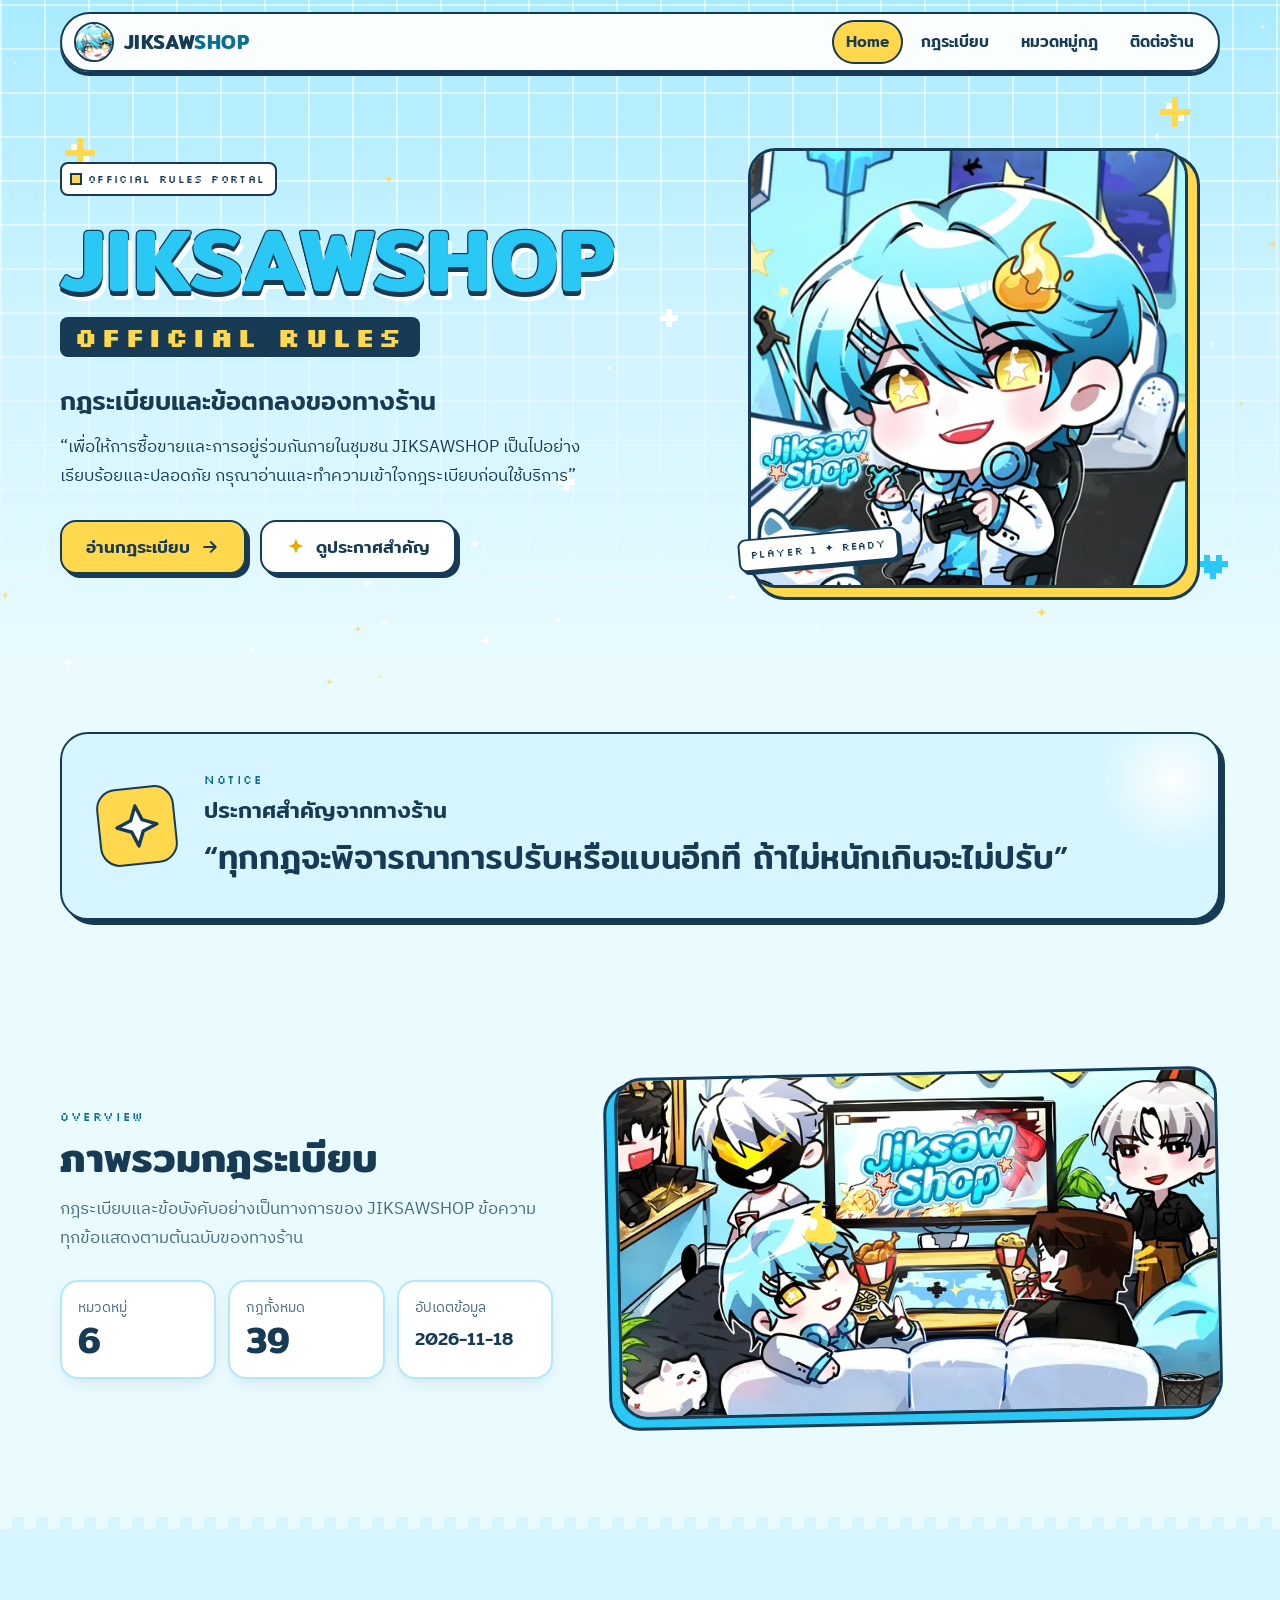
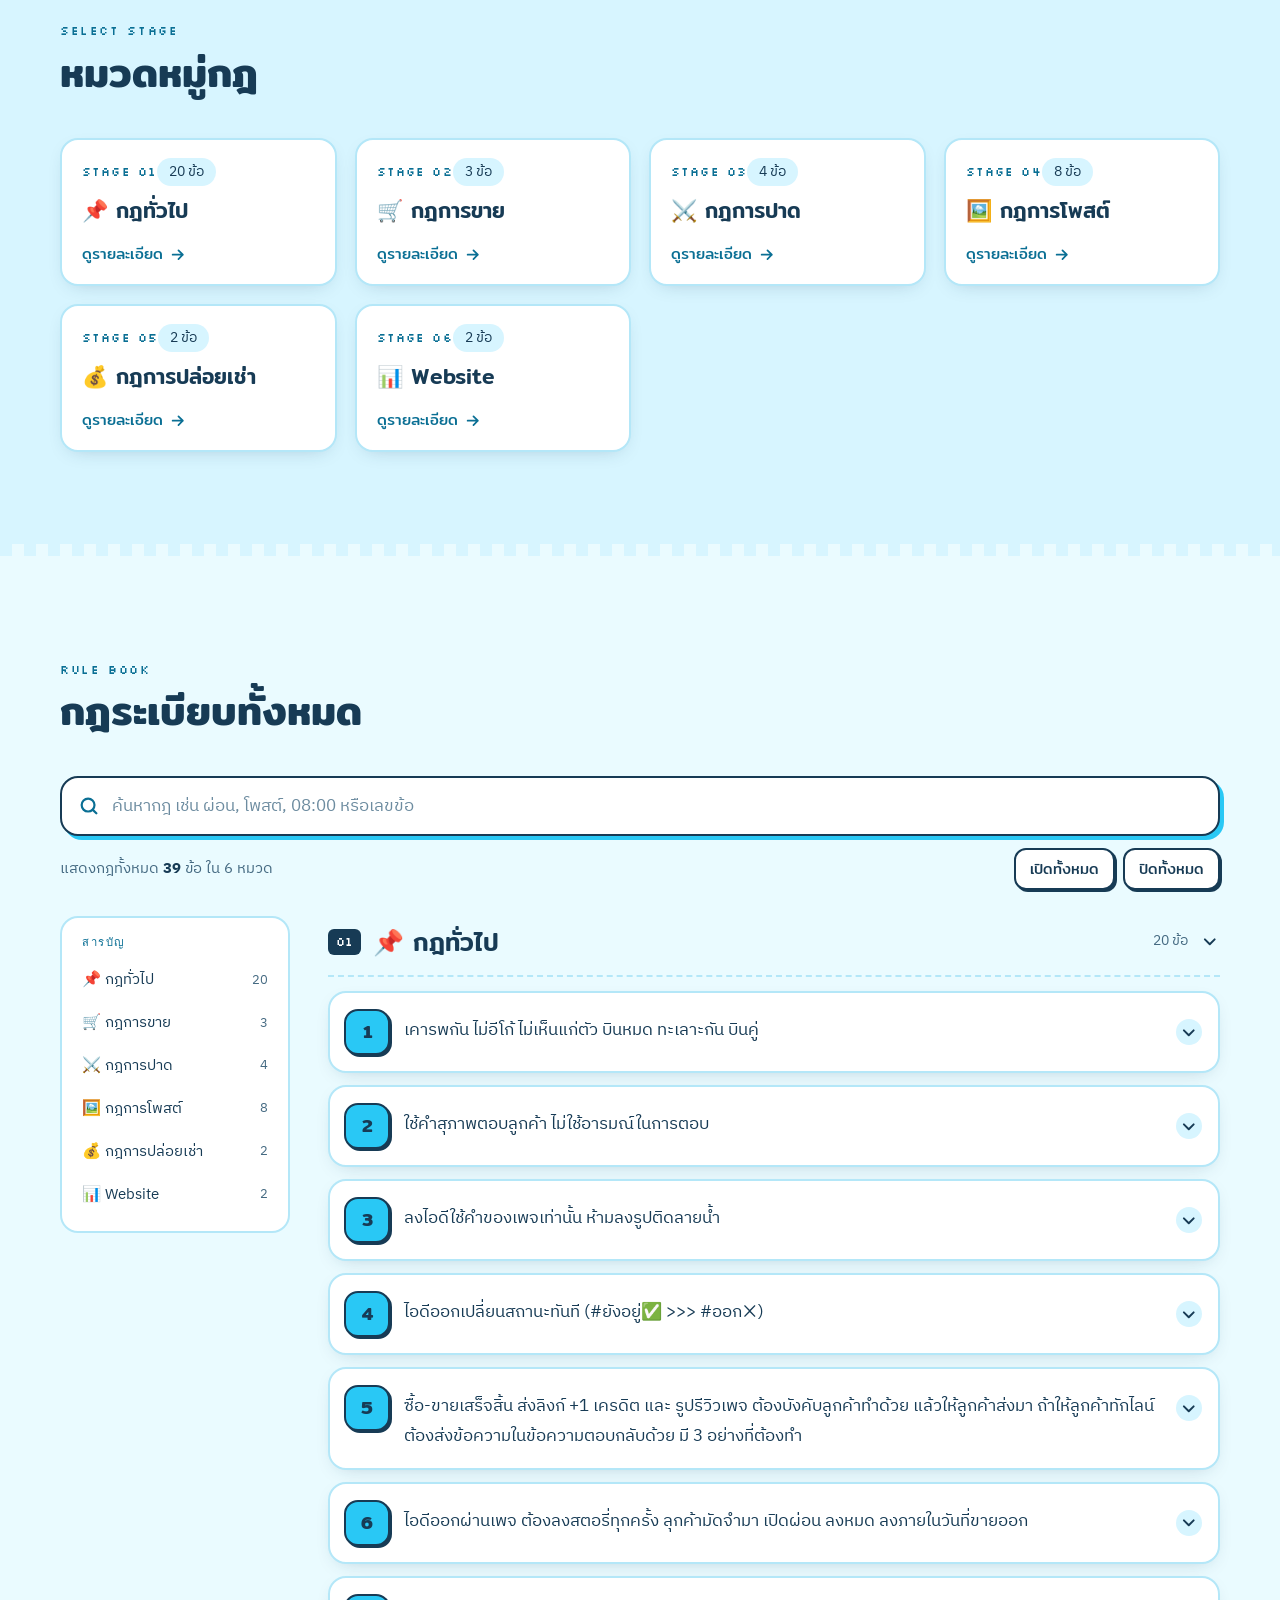
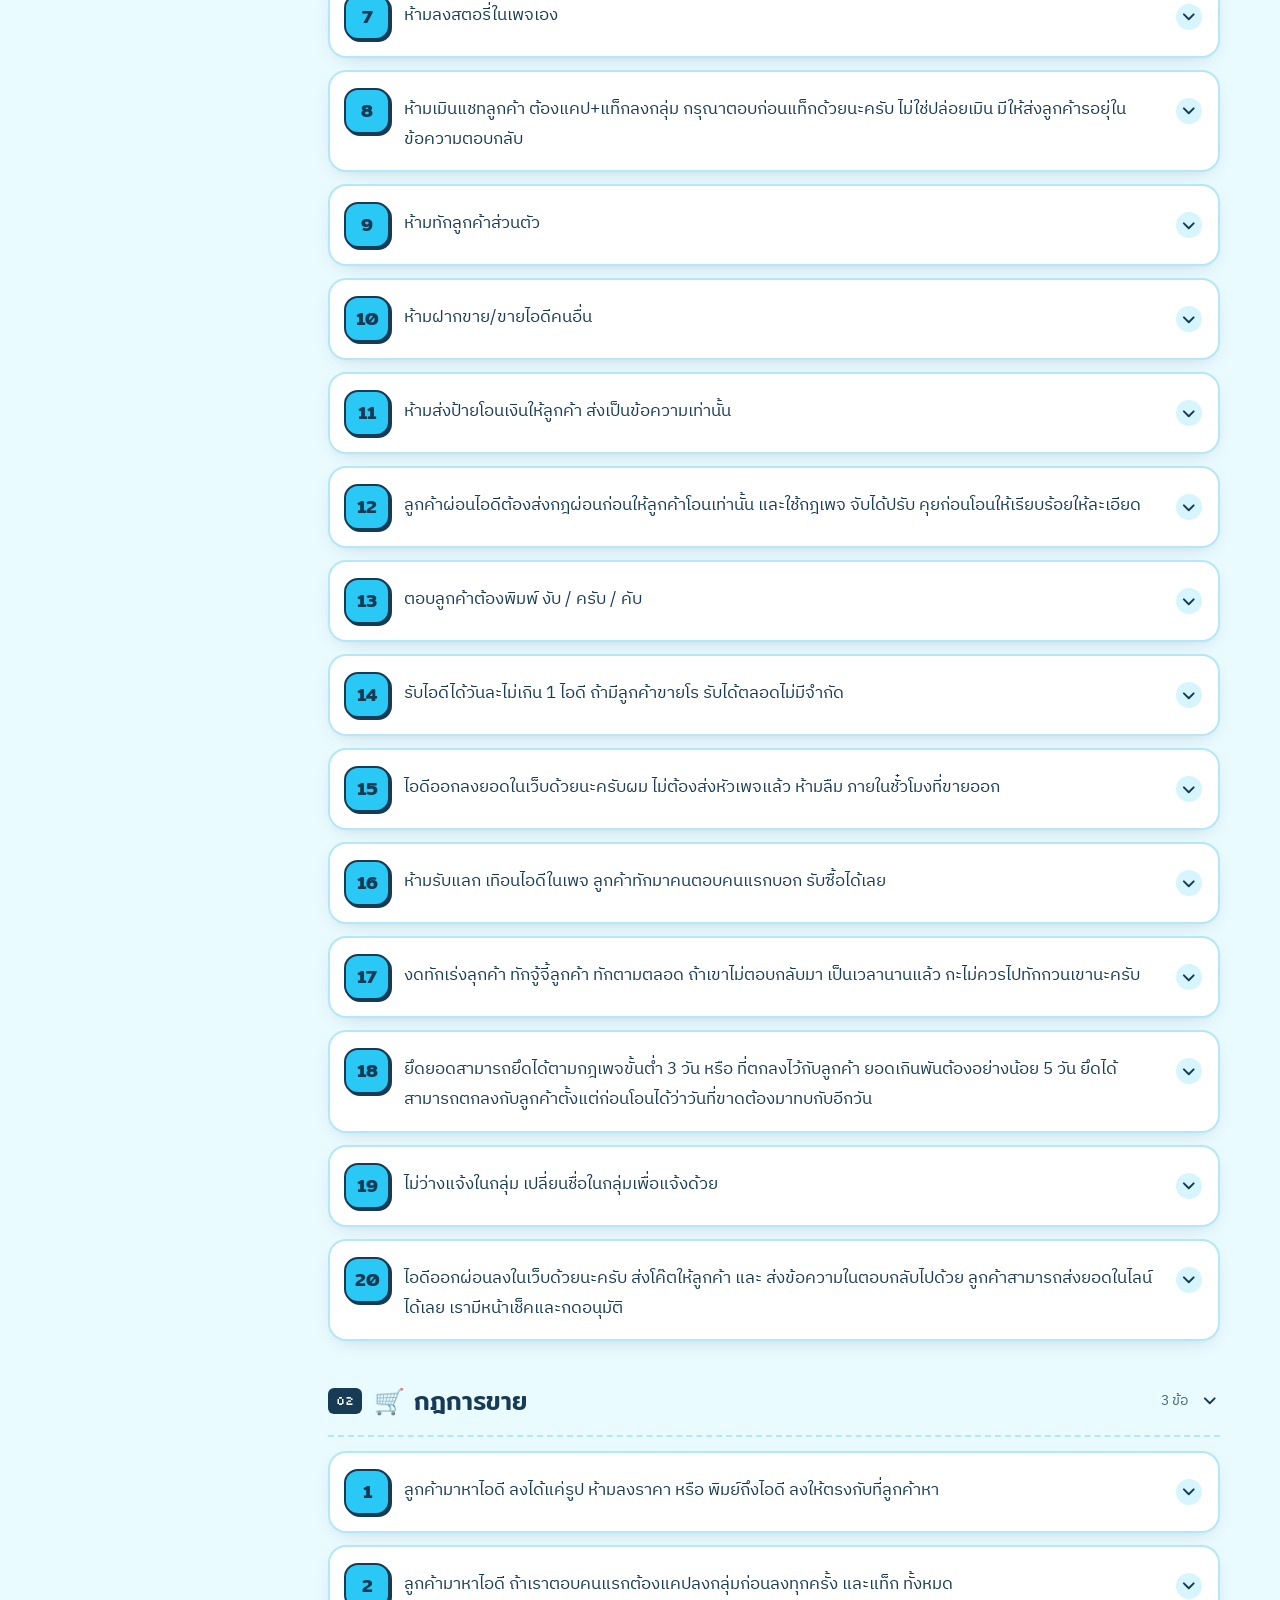
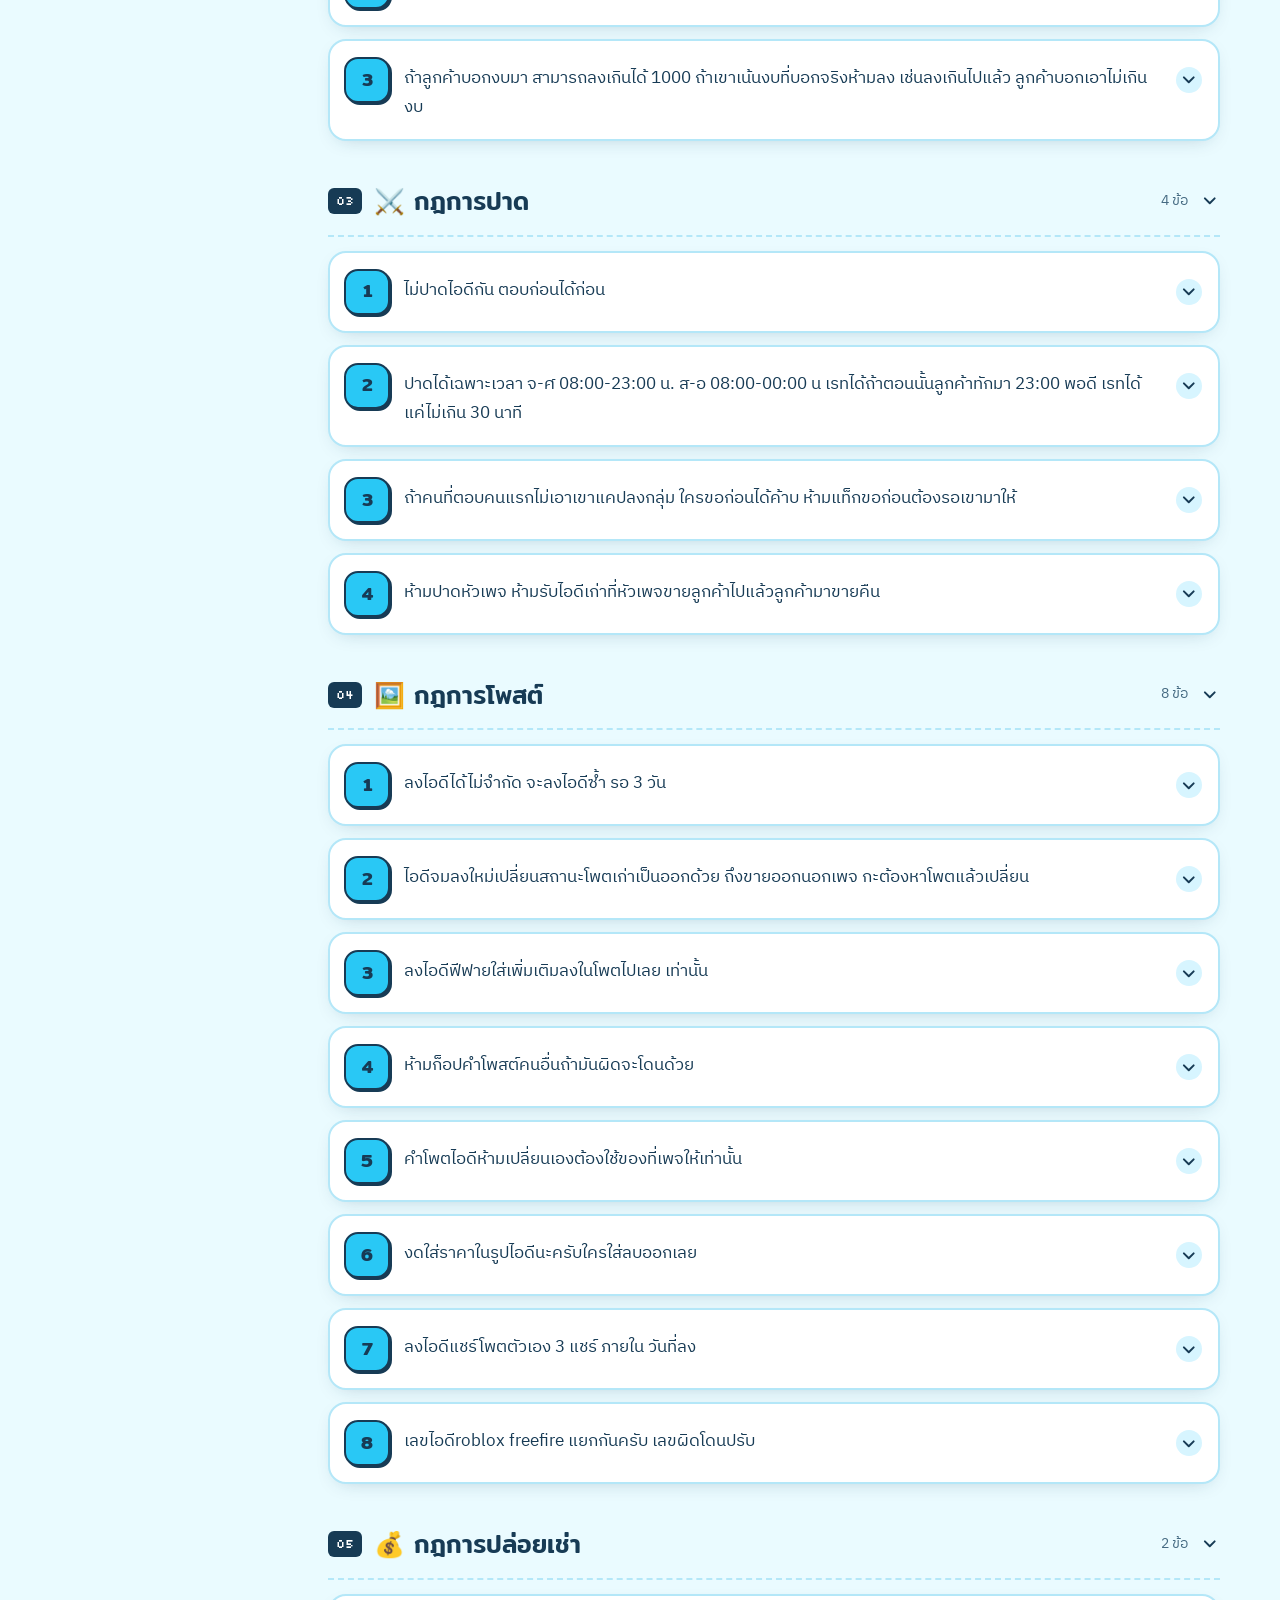
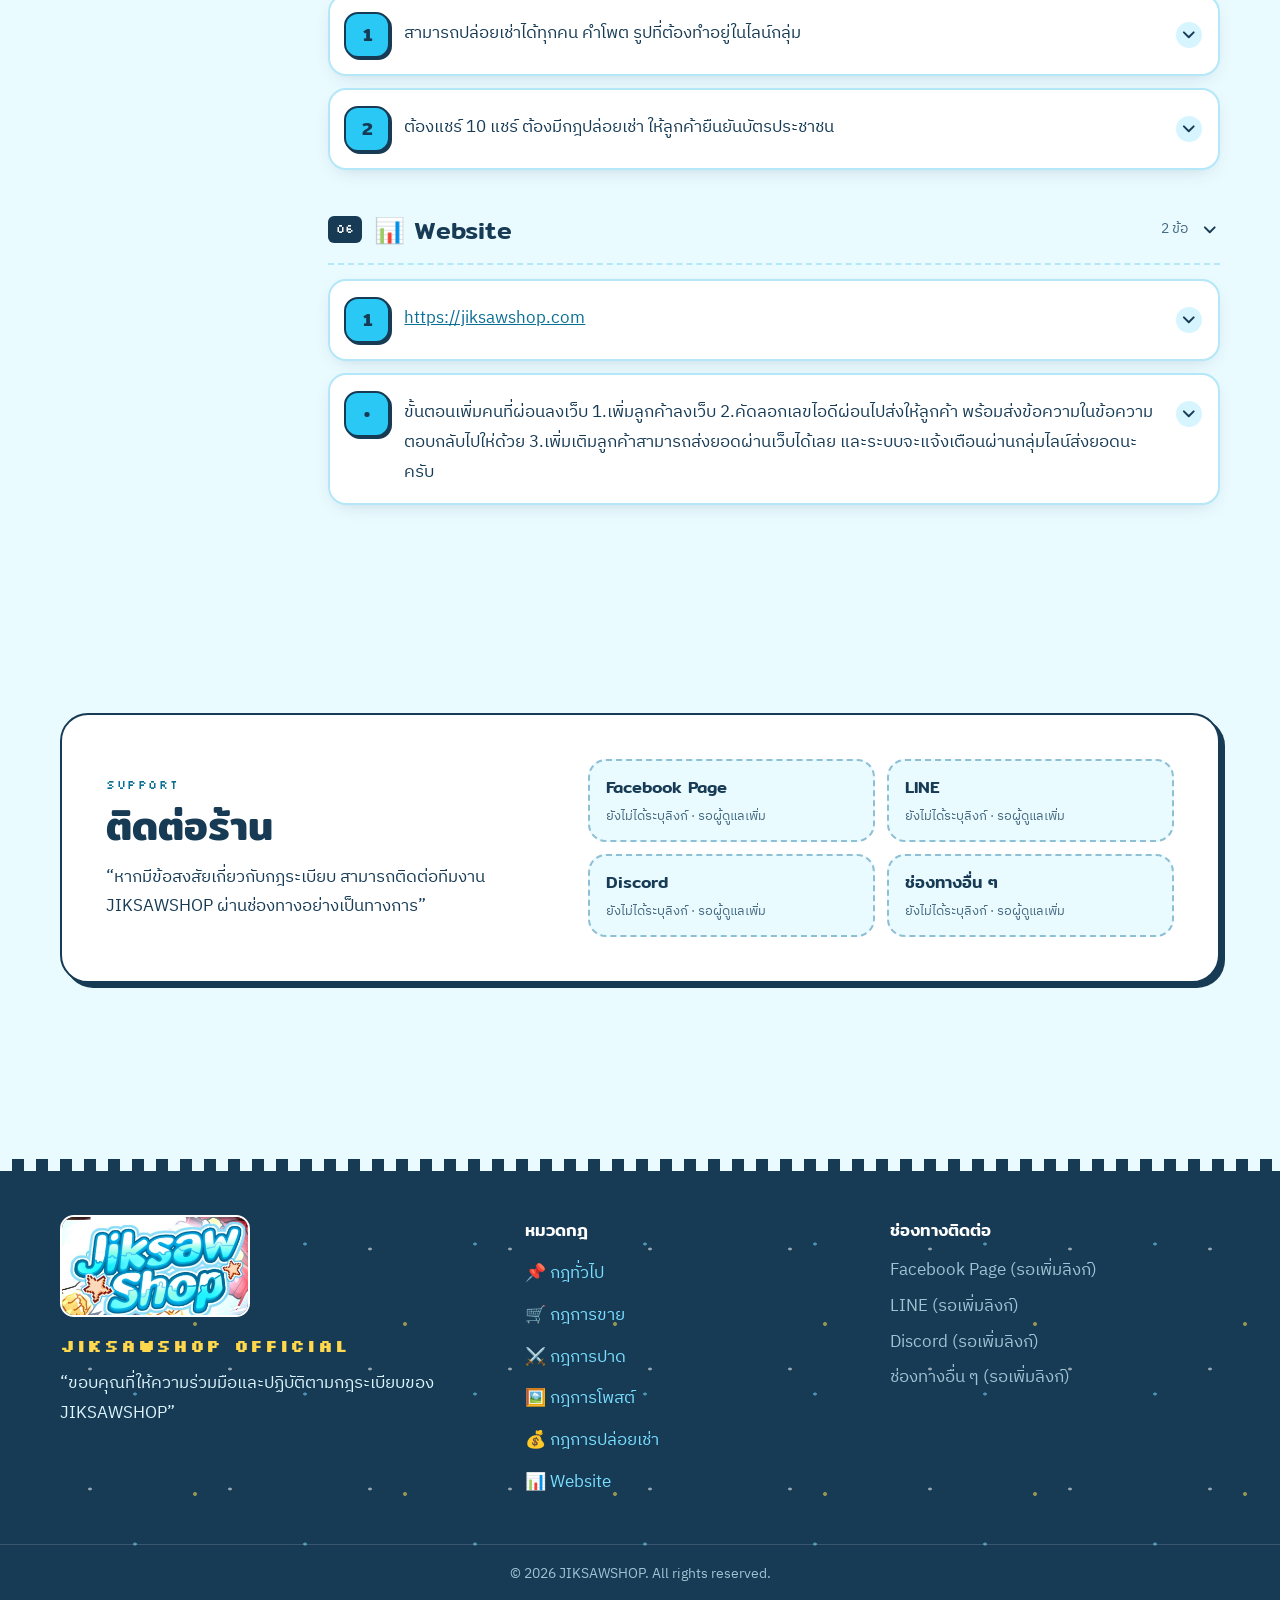
<file: index.html>
<!DOCTYPE html>
<html lang="th">
<head>
<meta charset="utf-8">
<meta name="viewport" content="width=device-width, initial-scale=1">
<title>JIKSAWSHOP | Official Rules</title>
<meta name="description" content="กฎระเบียบและข้อตกลงอย่างเป็นทางการของ JIKSAWSHOP อ่านและตรวจสอบกฎการใช้งานได้ที่นี่">
<meta name="theme-color" content="#29C8F5">
<meta property="og:type" content="website">
<meta property="og:site_name" content="JIKSAWSHOP — Official Rules">
<meta property="og:title" content="JIKSAWSHOP | Official Rules">
<meta property="og:description" content="กฎระเบียบและข้อตกลงอย่างเป็นทางการของ JIKSAWSHOP อ่านและตรวจสอบกฎการใช้งานได้ที่นี่">
<meta property="og:image" content="og.jpg">
<meta name="twitter:card" content="summary_large_image">
<link rel="icon" href="avatar.webp" type="image/webp">
<link rel="preconnect" href="https://fonts.googleapis.com">
<link rel="preconnect" href="https://fonts.gstatic.com" crossorigin>
<link href="https://fonts.googleapis.com/css2?family=IBM+Plex+Sans+Thai:wght@400;500;600&family=Mitr:wght@400;500;600&family=Silkscreen:wght@400;700&display=swap" rel="stylesheet">
<link rel="stylesheet" href="site.css">
</head>
<body>
<a class="skip" href="#rules">ข้ามไปยังกฎระเบียบ</a>
<div class="progress" aria-hidden="true"><span id="progressBar"></span></div>

<!-- ════════ NAVIGATION ════════ -->
<header class="nav" id="nav">
  <div class="nav__bar">
    <a class="brand" href="#home" aria-label="JIKSAWSHOP หน้าแรก">
      <img class="brand__face" src="avatar.webp" width="40" height="40" alt="">
      <span class="brand__word">JIKSAW<b>SHOP</b></span>
    </a>
    <nav class="nav__links" id="navLinks" aria-label="เมนูหลัก">
      <a href="#home" data-spy="home">Home</a>
      <a href="#rules" data-spy="rules">กฎระเบียบ</a>
      <a href="#categories" data-spy="categories">หมวดหมู่กฎ</a>
      <a href="#faq" data-spy="faq" id="navFaq" hidden>คำถามที่พบบ่อย</a>
      <a href="#contact" data-spy="contact">ติดต่อร้าน</a>
    </nav>
    <button class="burger" id="burger" type="button" aria-expanded="false" aria-controls="navLinks" aria-label="เปิดเมนู">
      <span></span><span></span><span></span>
    </button>
  </div>
</header>

<main>
<!-- ════════ HERO ════════ -->
<section class="hero" id="home">
  <div class="hero__sky" aria-hidden="true">
    <div class="hero__grid" data-depth="0.08"></div>
    <canvas id="stars"></canvas>
    <i class="px px--star  p1" data-depth="0.25"></i>
    <i class="px px--plus  p2" data-depth="0.4"></i>
    <i class="px px--star  p3" data-depth="0.15"></i>
    <i class="px px--heart p4" data-depth="0.32"></i>
    <i class="px px--plus  p5" data-depth="0.2"></i>
  </div>
  <div class="wrap hero__inner">
    <div class="hero__copy">
      <p class="tag"><span class="tag__dot"></span>OFFICIAL RULES PORTAL</p>
      <h1 class="hero__title">
        <span class="hero__brand">JIKSAWSHOP</span>
        <span class="hero__sub">OFFICIAL RULES</span>
      </h1>
      <p class="hero__th">กฎระเบียบและข้อตกลงของทางร้าน</p>
      <p class="hero__lead">“เพื่อให้การซื้อขายและการอยู่ร่วมกันภายในชุมชน JIKSAWSHOP เป็นไปอย่างเรียบร้อยและปลอดภัย กรุณาอ่านและทำความเข้าใจกฎระเบียบก่อนใช้บริการ”</p>
      <div class="hero__cta">
        <a class="btn btn--primary" href="#rules">อ่านกฎระเบียบ
          <svg viewBox="0 0 24 24" aria-hidden="true"><path d="M5 12h14M13 6l6 6-6 6"/></svg></a>
        <a class="btn btn--ghost" href="#announcement">
          <svg viewBox="0 0 24 24" aria-hidden="true" class="fill"><path d="M12 2l2.6 6.6L21 11l-6.4 2.4L12 20l-2.6-6.6L3 11l6.4-2.4z"/></svg>ดูประกาศสำคัญ</a>
      </div>
    </div>
    <div class="hero__art">
      <div class="mascot" id="mascot">
        <div class="mascot__glow" aria-hidden="true"></div>
        <figure class="mascot__card">
          <img src="mascot.webp" srcset="mascot-sm.webp 520w, mascot.webp 1000w" sizes="(max-width: 860px) 260px, 440px" width="1000" height="1000" alt="มาสคอต Jiksaw Shop ผมสีฟ้า ตาดาวสีเหลือง มีเปลวไฟสีเหลืองบนศีรษะ สวมหูฟังและถือจอยเกม" fetchpriority="high">
        </figure>
        <span class="mascot__chip" aria-hidden="true">PLAYER 1 ✦ READY</span>
      </div>
    </div>
  </div>
</section>

<!-- ════════ IMPORTANT ANNOUNCEMENT ════════ -->
<section class="section section--tight" id="announcement" aria-labelledby="annTitle">
  <div class="wrap">
    <article class="announce" data-reveal>
      <div class="announce__icon" aria-hidden="true">
        <svg viewBox="0 0 24 24"><path d="M12 1.5l3 7.5 7.5 3-7.5 3-3 7.5-3-7.5L1.5 12 9 9z"/></svg>
      </div>
      <div class="announce__body">
        <p class="eyebrow">NOTICE</p>
        <h2 id="annTitle">ประกาศสำคัญจากทางร้าน</h2>
        <blockquote id="annText">“ทุกกฎจะพิจารณาการปรับหรือแบนอีกที ถ้าไม่หนักเกินจะไม่ปรับ”</blockquote>
      </div>
    </article>
  </div>
</section>

<!-- ════════ RULES OVERVIEW ════════ -->
<section class="section" id="overview" aria-labelledby="ovTitle">
  <div class="wrap overview">
    <div class="overview__text" data-reveal>
      <p class="eyebrow">OVERVIEW</p>
      <h2 id="ovTitle">ภาพรวมกฎระเบียบ</h2>
      <p class="muted">กฎระเบียบและข้อบังคับอย่างเป็นทางการของ JIKSAWSHOP ข้อความทุกข้อแสดงตามต้นฉบับของทางร้าน</p>
      <dl class="stats" id="stats">
        <div><dt>หมวดหมู่</dt><dd id="statCats">–</dd></div>
        <div><dt>กฎทั้งหมด</dt><dd id="statRules">–</dd></div>
        <div><dt>อัปเดตข้อมูล</dt><dd id="statSync" class="stats__sm">–</dd></div>
      </dl>
    </div>
    <figure class="world" data-reveal>
      <img src="world.webp" srcset="world-sm.webp 800w, world.webp 1600w" sizes="(max-width: 860px) 100vw, 620px" width="1600" height="900" loading="lazy" alt="ห้องเล่นเกมของ Jiksaw Shop ตัวละครจิบินั่งเล่นเกมด้วยกันหน้าจอที่แสดงโลโก้ Jiksaw Shop">
    </figure>
  </div>
</section>

<!-- ════════ RULES CATEGORIES ════════ -->
<section class="section section--soft" id="categories" aria-labelledby="catTitle">
  <div class="wrap">
    <div class="head" data-reveal>
      <p class="eyebrow">SELECT STAGE</p>
      <h2 id="catTitle">หมวดหมู่กฎ</h2>
    </div>
    <div class="cats" id="catGrid"></div>
  </div>
</section>

<!-- ════════ COMPLETE RULES LIST + SEARCH ════════ -->
<section class="section" id="rules" aria-labelledby="rulesTitle">
  <div class="wrap">
    <div class="head" data-reveal>
      <p class="eyebrow">RULE BOOK</p>
      <h2 id="rulesTitle">กฎระเบียบทั้งหมด</h2>
    </div>

    <div class="tools">
      <div class="search" role="search">
        <svg viewBox="0 0 24 24" aria-hidden="true"><circle cx="11" cy="11" r="7"/><path d="M20 20l-3.5-3.5"/></svg>
        <label class="sr" for="q">ค้นหากฎ</label>
        <input id="q" type="search" inputmode="search" autocomplete="off" placeholder="ค้นหากฎ เช่น ผ่อน, โพสต์, 08:00 หรือเลขข้อ">
        <button class="search__clear" id="qClear" type="button" aria-label="ล้างคำค้น" hidden>
          <svg viewBox="0 0 24 24" aria-hidden="true"><path d="M6 6l12 12M18 6L6 18"/></svg>
        </button>
      </div>
      <div class="tools__row">
        <p class="count" id="count" aria-live="polite"></p>
        <div class="tools__btns">
          <button class="mini" id="expandAll" type="button">เปิดทั้งหมด</button>
          <button class="mini" id="collapseAll" type="button">ปิดทั้งหมด</button>
        </div>
      </div>
    </div>

    <div class="book">
      <aside class="toc" aria-label="สารบัญหมวดหมู่">
        <p class="toc__title">สารบัญ</p>
        <ol id="toc"></ol>
      </aside>
      <div class="book__main">
        <div id="notice" class="notice" hidden></div>
        <div id="loader" class="loader" hidden><i></i><i></i><i></i><span>กำลังโหลดกฎระเบียบ…</span></div>
        <div id="ruleList"></div>
        <div id="empty" class="empty" hidden>
          <img src="avatar.webp" width="72" height="72" alt="">
          <p>ไม่พบกฎที่คุณกำลังค้นหา ลองใช้คำค้นอื่นอีกครั้ง</p>
          <button class="mini" id="emptyClear" type="button">ล้างคำค้น</button>
        </div>
      </div>
    </div>
  </div>
</section>

<!-- ════════ FAQ (แสดงเมื่อมีข้อมูลใน config เท่านั้น) ════════ -->
<section class="section section--soft" id="faq" aria-labelledby="faqTitle" hidden>
  <div class="wrap wrap--narrow">
    <div class="head">
      <p class="eyebrow">FAQ</p>
      <h2 id="faqTitle">คำถามที่พบบ่อย</h2>
    </div>
    <div id="faqList" class="faq"></div>
  </div>
</section>

<!-- ════════ CONTACT ════════ -->
<section class="section" id="contact" aria-labelledby="ctTitle">
  <div class="wrap">
    <div class="contact" data-reveal>
      <div class="contact__text">
        <p class="eyebrow">SUPPORT</p>
        <h2 id="ctTitle">ติดต่อร้าน</h2>
        <p>“หากมีข้อสงสัยเกี่ยวกับกฎระเบียบ สามารถติดต่อทีมงาน JIKSAWSHOP ผ่านช่องทางอย่างเป็นทางการ”</p>
      </div>
      <ul class="channels" id="channels"></ul>
    </div>
  </div>
</section>
</main>

<!-- ════════ FOOTER ════════ -->
<footer class="foot">
  <div class="foot__stars" aria-hidden="true"></div>
  <div class="wrap foot__inner">
    <div class="foot__brand">
      <img src="logo-screen.webp" width="720" height="380" loading="lazy" alt="โลโก้ Jiksaw Shop">
      <p class="foot__name">JIKSAWSHOP OFFICIAL</p>
      <p class="foot__thanks">“ขอบคุณที่ให้ความร่วมมือและปฏิบัติตามกฎระเบียบของ JIKSAWSHOP”</p>
    </div>
    <nav class="foot__col" aria-label="หมวดกฎ">
      <p class="foot__h">หมวดกฎ</p>
      <ul id="footCats"></ul>
    </nav>
    <div class="foot__col">
      <p class="foot__h">ช่องทางติดต่อ</p>
      <ul id="footContacts"></ul>
    </div>
  </div>
  <p class="foot__copy">© <span id="year">2026</span> JIKSAWSHOP. All rights reserved.</p>
</footer>

<button class="totop" id="toTop" type="button" aria-label="กลับขึ้นด้านบน" hidden>
  <svg viewBox="0 0 24 24" aria-hidden="true"><path d="M12 19V5M6 11l6-6 6 6"/></svg>
</button>
<div class="toast" id="toast" role="status" aria-live="polite"></div>

<script src="config.js"></script>
<script src="rules.js"></script>
<script src="app.js"></script>
</body>
</html>
</file>
<file: site.css>
/* JIKSAWSHOP — Official Rules
   Layout idea: sticker-outlined chibi world. Ink outlines + hard offset shadows on
   brand moments (nav, hero, buttons, announcement); soft blue cards where rules are read. */
:root {
  color-scheme: light;
  --cyan: #29C8F5;
  --sky: #79DEFF;
  --bg: #EAFBFF;
  --white: #FFFFFF;
  --yellow: #FFD84D;
  --ink: #173B55;
  --soft: #D7F5FF;
  --ink-2: #456A82;        /* muted text, 5.6:1 on white */
  --line: #B4E7F8;         /* soft blue border */
  --cyan-deep: #0A6F94;    /* links / small text on white */
  --font-display: "Mitr", "IBM Plex Sans Thai", "Leelawadee UI", "Thonburi", sans-serif;
  --font-body: "IBM Plex Sans Thai", "Leelawadee UI", "Thonburi", "Noto Sans Thai", sans-serif;
  --font-pixel: "Silkscreen", "Courier New", monospace;
  --r-lg: 28px; --r-md: 18px; --r-sm: 12px;
  --outline: 2.5px solid var(--ink);
  --pop: 5px 5px 0 var(--ink);
  --shadow-soft: 0 6px 20px -10px rgba(23, 59, 85, .28);
  --nav-h: 76px;
}

*, *::before, *::after { box-sizing: border-box; }
html { scroll-behavior: smooth; -webkit-text-size-adjust: 100%; }
body {
  margin: 0; background: var(--bg); color: var(--ink);
  font-family: var(--font-body); font-size: 17px; line-height: 1.75;
  overflow-x: hidden; animation: pageIn .45s ease-out both;
}
@keyframes pageIn { from { opacity: 0; } to { opacity: 1; } }
img { max-width: 100%; height: auto; display: block; }
a { color: var(--cyan-deep); }
h1, h2, h3, p, ol, ul, dl, dd, figure, blockquote { margin: 0; }
ol, ul { padding: 0; list-style: none; }
h2 { font-family: var(--font-display); font-weight: 600; font-size: clamp(1.7rem, 4.2vw, 2.5rem); line-height: 1.25; text-wrap: balance; }
button { font: inherit; color: inherit; cursor: pointer; }
:focus-visible { outline: 3px solid var(--ink); outline-offset: 3px; border-radius: 8px; }
[hidden] { display: none !important; }
[id] { scroll-margin-top: calc(var(--nav-h) + 20px); }
.sr { position: absolute; width: 1px; height: 1px; overflow: hidden; clip-path: inset(50%); white-space: nowrap; }
.skip { position: absolute; left: 12px; top: -60px; z-index: 100; background: var(--ink); color: #fff; padding: 10px 16px; border-radius: 10px; }
.skip:focus { top: 12px; }
.wrap { width: min(1160px, 100% - 40px); margin-inline: auto; }
.wrap--narrow { width: min(820px, 100% - 40px); }
.muted { color: var(--ink-2); }
svg { width: 1.15em; height: 1.15em; fill: none; stroke: currentColor; stroke-width: 2.4; stroke-linecap: round; stroke-linejoin: round; flex: none; }
svg.fill { fill: currentColor; stroke: none; }

.eyebrow { font-family: var(--font-pixel); font-size: .72rem; letter-spacing: .14em; color: var(--cyan-deep); margin-bottom: 6px; }
.section { padding: clamp(56px, 9vw, 104px) 0; position: relative; }
.section--tight { padding: clamp(28px, 5vw, 48px) 0; }
.section--soft { background: var(--soft); }
.section--soft::before, .section--soft::after {  /* pixel-step edges */
  content: ""; position: absolute; left: 0; right: 0; height: 12px;
  background: linear-gradient(90deg, var(--bg) 50%, transparent 0) 0 0 / 24px 12px;
}
.section--soft::before { top: 0; } .section--soft::after { bottom: 0; background-position: 12px 0; }
.head { margin-bottom: clamp(24px, 4vw, 40px); }

/* progress */
.progress { position: fixed; inset: 0 0 auto 0; height: 4px; z-index: 60; }
.progress span { display: block; height: 100%; width: 100%; transform: scaleX(0); transform-origin: 0 50%; background: linear-gradient(90deg, var(--cyan), var(--yellow)); }

/* ── NAV ── */
.nav { position: sticky; top: 0; z-index: 50; padding: 12px 0 0; height: var(--nav-h); pointer-events: none; }
.nav__bar {
  pointer-events: auto; position: relative;
  width: min(1160px, 100% - 24px); margin-inline: auto; height: 60px;
  display: flex; align-items: center; justify-content: space-between; gap: 16px;
  padding: 0 10px 0 12px; background: rgba(255, 255, 255, .94); backdrop-filter: blur(10px);
  border: var(--outline); border-radius: 999px; box-shadow: 0 4px 0 var(--ink);
}
.brand { display: flex; align-items: center; gap: 10px; text-decoration: none; color: var(--ink); min-height: 44px; }
.brand__face { width: 40px; height: 40px; border-radius: 50%; border: 2px solid var(--ink); background: var(--sky); }
.brand__word { font-family: var(--font-display); font-weight: 600; font-size: 1.22rem; letter-spacing: .02em; }
.brand__word b { font-weight: 600; color: var(--cyan-deep); }
.nav__links { display: flex; gap: 4px; }
.nav__links a {
  font-family: var(--font-display); font-weight: 500; font-size: .98rem; color: var(--ink); text-decoration: none;
  padding: 8px 14px; border-radius: 999px; transition: background .2s;
}
.nav__links a:hover { background: var(--soft); }
.nav__links a.is-active { background: var(--yellow); box-shadow: inset 0 0 0 2px var(--ink); }
.burger { display: none; width: 44px; height: 44px; border-radius: 50%; border: 2px solid var(--ink); background: var(--yellow); padding: 0; position: relative; }
.burger span { position: absolute; left: 11px; right: 11px; height: 2.5px; border-radius: 2px; background: var(--ink); transition: transform .28s, opacity .2s, top .28s; }
.burger span:nth-child(1) { top: 13px; } .burger span:nth-child(2) { top: 19px; } .burger span:nth-child(3) { top: 25px; }
.burger[aria-expanded="true"] span:nth-child(1) { top: 19px; transform: rotate(45deg); }
.burger[aria-expanded="true"] span:nth-child(2) { opacity: 0; }
.burger[aria-expanded="true"] span:nth-child(3) { top: 19px; transform: rotate(-45deg); }

@media (max-width: 860px) {
  .burger { display: block; }
  .nav__links {
    position: absolute; top: calc(100% + 12px); left: 0; right: 0; flex-direction: column; gap: 4px;
    background: #fff; border: var(--outline); border-radius: 22px; box-shadow: var(--pop); padding: 10px;
    opacity: 0; transform: translateY(-10px) scale(.97); transform-origin: 90% 0; visibility: hidden;
    transition: opacity .22s, transform .26s cubic-bezier(.3, 1.4, .5, 1), visibility 0s .26s;
  }
  .nav__links.is-open { opacity: 1; transform: none; visibility: visible; transition-delay: 0s; }
  .nav__links a { padding: 12px 16px; font-size: 1.05rem; border-radius: 14px; }
}

/* ── BUTTONS ── */
.btn {
  display: inline-flex; align-items: center; justify-content: center; gap: 10px; min-height: 52px; padding: 10px 24px;
  font-family: var(--font-display); font-weight: 500; font-size: 1.08rem; text-decoration: none; color: var(--ink);
  border: var(--outline); border-radius: 16px; box-shadow: 4px 4px 0 var(--ink);
  transition: transform .12s, box-shadow .12s;
}
.btn--primary { background: var(--yellow); }
.btn--ghost { background: #fff; }
.btn--ghost svg { color: #E9A800; }
.btn:hover { transform: translate(-1px, -1px); box-shadow: 6px 6px 0 var(--ink); }
.btn:active { transform: translate(4px, 4px); box-shadow: 0 0 0 var(--ink); }
.mini {
  min-height: 40px; padding: 6px 14px; font-family: var(--font-display); font-size: .92rem;
  background: #fff; border: 2px solid var(--ink); border-radius: 12px; box-shadow: 2px 2px 0 var(--ink);
  transition: transform .1s, box-shadow .1s;
}
.mini:hover { background: var(--soft); }
.mini:active { transform: translate(2px, 2px); box-shadow: none; }

/* ── HERO ── */
.hero { position: relative; margin-top: calc(var(--nav-h) * -1); padding: calc(var(--nav-h) + clamp(28px, 6vw, 72px)) 0 clamp(48px, 8vw, 96px); overflow: hidden; }
.hero__sky { position: absolute; inset: 0; background: linear-gradient(180deg, #A9EBFF 0%, #CFF4FF 48%, var(--bg) 100%); }
.hero__grid { position: absolute; inset: -40px 0;
  background:
    linear-gradient(rgba(255,255,255,.55) 2px, transparent 2px) 0 0 / 44px 44px,
    linear-gradient(90deg, rgba(255,255,255,.55) 2px, transparent 2px) 0 0 / 44px 44px;
  mask-image: linear-gradient(180deg, #000 30%, transparent 92%); -webkit-mask-image: linear-gradient(180deg, #000 30%, transparent 92%);
}
#stars { position: absolute; inset: 0; width: 100%; height: 100%; }
/* pixel-art bits, drawn with box-shadow on a 6px cell */
.px { position: absolute; width: 6px; height: 6px; color: var(--yellow); will-change: transform; }
.px--star { box-shadow: 0 -12px, 0 -6px, -12px 0, -6px 0, 0 0, 6px 0, 12px 0, 0 6px, 0 12px, -6px -6px #fff, 6px 6px #fff; background: currentColor; }
.px--plus { color: #fff; background: currentColor; box-shadow: 0 -6px, 0 6px, -6px 0, 6px 0; }
.px--heart { color: var(--cyan); box-shadow: -6px -6px, 6px -6px, -12px 0, -6px 0, 0 0, 6px 0, 12px 0, -6px 6px, 0 6px, 6px 6px, 0 12px; background: currentColor; }
.p1 { top: 22%; left: 6%; } .p2 { top: 70%; left: 44%; } .p3 { top: 16%; right: 8%; } .p4 { top: 82%; right: 5%; } .p5 { top: 46%; left: 52%; }

.hero__inner { position: relative; display: grid; grid-template-columns: 1.08fr .92fr; gap: clamp(24px, 5vw, 64px); align-items: center; }
.tag { display: inline-flex; align-items: center; gap: 8px; font-family: var(--font-pixel); font-size: .7rem; letter-spacing: .12em; background: #fff; border: 2px solid var(--ink); border-radius: 8px; padding: 5px 10px; margin-bottom: 18px; }
.tag__dot { width: 8px; height: 8px; background: var(--yellow); box-shadow: 0 0 0 2px var(--ink); animation: blink 1.6s steps(2) infinite; }
@keyframes blink { 50% { background: var(--cyan); } }
.hero__title { line-height: 1; }
.hero__brand {
  display: block; font-family: var(--font-display); font-weight: 600; font-size: clamp(2.7rem, 10.5vw, 5.6rem); letter-spacing: .005em;
  color: var(--cyan); -webkit-text-stroke: 2.5px var(--ink); paint-order: stroke fill;
  text-shadow: 0 4px 0 var(--ink), 0 5px 0 var(--ink), 4px 9px 0 rgba(255,255,255,.9);
}
.hero__sub { display: inline-block; margin-top: 14px; font-family: var(--font-pixel); font-weight: 700; font-size: clamp(1rem, 3.6vw, 1.7rem); letter-spacing: .12em; background: var(--ink); color: var(--yellow); padding: 6px 14px; border-radius: 8px; }
.hero__th { margin-top: 22px; font-family: var(--font-display); font-weight: 500; font-size: clamp(1.2rem, 3.2vw, 1.6rem); }
.hero__lead { margin-top: 10px; max-width: 34em; color: var(--ink); font-size: 1.04rem; }
.hero__cta { display: flex; flex-wrap: wrap; gap: 14px; margin-top: 28px; }

.hero__art { display: grid; place-items: center; }
.mascot { position: relative; width: min(440px, 100%); animation: float 5.5s ease-in-out infinite; }
@keyframes float { 0%, 100% { transform: translateY(0) rotate(2deg); } 50% { transform: translateY(-14px) rotate(1deg); } }
.mascot__glow { position: absolute; inset: -12%; border-radius: 50%; background: radial-gradient(closest-side, rgba(255,255,255,.95), rgba(255,216,77,.35) 55%, transparent 72%); }
.mascot__card { position: relative; border: 3px solid var(--ink); border-radius: var(--r-lg); overflow: hidden; background: var(--sky); box-shadow: 9px 9px 0 var(--yellow), 9px 9px 0 3px var(--ink); }
.mascot__chip { position: absolute; left: -10px; bottom: 22px; font-family: var(--font-pixel); font-size: .68rem; letter-spacing: .08em; background: #fff; border: 2px solid var(--ink); border-radius: 8px; padding: 5px 10px; box-shadow: 3px 3px 0 var(--ink); transform: rotate(-5deg); }

@media (max-width: 860px) {
  .hero__inner { grid-template-columns: 1fr; }
  .hero__art { order: -1; justify-items: start; }
  .mascot { width: min(230px, 62vw); margin-left: 6px; }
  .mascot__card { border-radius: 22px; box-shadow: 6px 6px 0 var(--yellow), 6px 6px 0 3px var(--ink); }
  .hero__cta .btn { flex: 1 1 100%; }
  .p2, .p5 { display: none; }
}

/* ── ANNOUNCEMENT ── */
.announce {
  display: grid; grid-template-columns: auto 1fr; gap: clamp(16px, 3vw, 28px); align-items: center;
  background: var(--soft); border: var(--outline); border-radius: var(--r-lg); box-shadow: var(--pop);
  padding: clamp(22px, 4vw, 36px); position: relative; overflow: hidden;
}
.announce::after { content: ""; position: absolute; right: -30px; top: -30px; width: 150px; height: 150px; background: radial-gradient(circle, rgba(255,255,255,.9), transparent 68%); pointer-events: none; }
.announce__icon { width: clamp(56px, 10vw, 78px); aspect-ratio: 1; display: grid; place-items: center; background: var(--yellow); border: var(--outline); border-radius: 20px; transform: rotate(-6deg); }
.announce__icon svg { width: 62%; height: 62%; fill: #fff; stroke: var(--ink); stroke-width: 1.8; animation: twinkle 3.2s ease-in-out infinite; }
@keyframes twinkle { 50% { transform: scale(.86) rotate(12deg); } }
.announce h2 { font-size: clamp(1.15rem, 2.6vw, 1.4rem); font-weight: 500; }
.announce blockquote { margin-top: 10px; font-family: var(--font-display); font-weight: 500; font-size: clamp(1.3rem, 4.4vw, 2.05rem); line-height: 1.45; text-wrap: balance; }
@media (max-width: 560px) { .announce { grid-template-columns: 1fr; } }

/* ── OVERVIEW ── */
.overview { display: grid; grid-template-columns: .9fr 1.1fr; gap: clamp(28px, 5vw, 64px); align-items: center; }
.overview__text > .muted { margin-top: 12px; max-width: 30em; }
.stats { display: flex; flex-wrap: wrap; gap: 12px; margin-top: 26px; }
.stats > div { flex: 1 1 110px; background: #fff; border: 2px solid var(--line); border-radius: var(--r-md); padding: 14px 16px; box-shadow: var(--shadow-soft); }
.stats dt { font-size: .86rem; color: var(--ink-2); }
.stats dd { font-family: var(--font-display); font-weight: 600; font-size: 2.2rem; line-height: 1.2; font-variant-numeric: tabular-nums; }
.stats dd.stats__sm { font-size: 1.1rem; line-height: 2.2; font-weight: 500; }
.world { border: 3px solid var(--ink); border-radius: var(--r-lg); overflow: hidden; box-shadow: -8px 8px 0 var(--cyan), -8px 8px 0 3px var(--ink); transform: rotate(-1.2deg); background: var(--sky); }
@media (max-width: 860px) { .overview { grid-template-columns: 1fr; } .world { transform: none; margin-left: 8px; } }

/* ── CATEGORY CARDS ── */
.cats { display: grid; grid-template-columns: repeat(auto-fill, minmax(250px, 1fr)); gap: 18px; }
.cat {
  display: flex; flex-direction: column; gap: 10px; text-align: left; width: 100%;
  background: #fff; border: 2px solid var(--line); border-radius: var(--r-md); padding: 18px 20px 16px;
  box-shadow: var(--shadow-soft); transition: transform .18s, border-color .18s, box-shadow .18s;
}
.cat:hover { transform: translateY(-4px); border-color: var(--ink); box-shadow: 5px 5px 0 var(--cyan); }
.cat:active { transform: translateY(0); box-shadow: none; }
.cat__top { display: flex; justify-content: space-between; align-items: center; }
.cat__no { font-family: var(--font-pixel); font-size: .72rem; letter-spacing: .1em; color: var(--cyan-deep); }
.cat__count { font-size: .86rem; background: var(--soft); border-radius: 999px; padding: 2px 12px; font-variant-numeric: tabular-nums; }
.cat__name { font-family: var(--font-display); font-weight: 500; font-size: 1.32rem; line-height: 1.4; }
.cat__desc { color: var(--ink-2); font-size: .95rem; }
.cat__go { margin-top: auto; padding-top: 6px; display: inline-flex; align-items: center; gap: 6px; font-family: var(--font-display); font-size: .95rem; color: var(--cyan-deep); }
.cat:hover .cat__go svg { transform: translateX(4px); } .cat__go svg { transition: transform .18s; }

/* ── TOOLS / SEARCH ── */
.tools { margin-bottom: 26px; display: grid; gap: 12px; }
.search { position: relative; display: flex; align-items: center; background: #fff; border: var(--outline); border-radius: 18px; box-shadow: 4px 4px 0 var(--cyan); transition: box-shadow .15s; }
.search:focus-within { box-shadow: 4px 4px 0 var(--yellow), 0 0 0 4px rgba(41, 200, 245, .3); }
.search > svg { position: absolute; left: 16px; width: 22px; height: 22px; color: var(--cyan-deep); pointer-events: none; }
.search input { flex: 1; min-width: 0; height: 56px; border: 0; background: none; font: inherit; font-size: 1.05rem; color: var(--ink); padding: 0 8px 0 50px; outline: none; border-radius: 18px; }
.search input::placeholder { color: #6D8CA0; }
.search input::-webkit-search-cancel-button { display: none; }
.search__clear { width: 44px; height: 44px; margin-right: 6px; border: 0; border-radius: 12px; background: var(--soft); display: grid; place-items: center; }
.tools__row { display: flex; flex-wrap: wrap; gap: 10px 16px; align-items: center; justify-content: space-between; }
.count { color: var(--ink-2); font-size: .95rem; font-variant-numeric: tabular-nums; }
.count b { color: var(--ink); }
.tools__btns { display: flex; gap: 8px; }

/* ── BOOK (TOC + RULES) ── */
.book { display: grid; grid-template-columns: 230px minmax(0, 1fr); gap: clamp(20px, 3vw, 40px); align-items: start; }
.toc { position: sticky; top: calc(var(--nav-h) + 16px); background: #fff; border: 2px solid var(--line); border-radius: var(--r-md); padding: 14px 10px; }
.toc__title { font-family: var(--font-pixel); font-size: .7rem; letter-spacing: .14em; color: var(--cyan-deep); padding: 0 10px 8px; }
.toc a { display: flex; justify-content: space-between; gap: 8px; align-items: center; padding: 8px 10px; border-radius: 10px; text-decoration: none; color: var(--ink); font-size: .96rem; min-height: 40px; }
.toc a:hover { background: var(--bg); }
.toc a.is-active { background: var(--soft); font-weight: 600; box-shadow: inset 3px 0 0 var(--cyan); }
.toc a span:last-child { font-size: .8rem; color: var(--ink-2); font-variant-numeric: tabular-nums; }
@media (max-width: 860px) {
  .book { grid-template-columns: minmax(0, 1fr); }
  .toc { position: static; padding: 10px; }
  .toc__title { padding: 0 4px 6px; }
  .toc ol { display: flex; gap: 8px; overflow-x: auto; scrollbar-width: none; padding-bottom: 2px; }
  .toc ol::-webkit-scrollbar { display: none; }
  .toc a { white-space: nowrap; background: var(--bg); border-radius: 999px; padding: 6px 14px; }
  .toc a.is-active { box-shadow: inset 0 0 0 2px var(--cyan); }
}

.group + .group { margin-top: 34px; }
.group__head {
  width: 100%; display: flex; align-items: center; gap: 12px; text-align: left; background: none; border: 0; padding: 4px 0 12px;
  border-bottom: 2.5px dashed var(--line); margin-bottom: 14px;
}
.group__no { font-family: var(--font-pixel); font-size: .72rem; background: var(--ink); color: #fff; border-radius: 6px; padding: 3px 8px; }
.group__name { font-family: var(--font-display); font-weight: 500; font-size: clamp(1.25rem, 3.4vw, 1.55rem); flex: 1; }
.group__count { font-size: .88rem; color: var(--ink-2); font-variant-numeric: tabular-nums; white-space: nowrap; }
.group__head svg { transition: transform .25s; }
.group.is-collapsed .group__head svg { transform: rotate(-90deg); }
.group.is-collapsed .group__body { display: none; }
.group__body { display: grid; gap: 12px; }

/* ── RULE CARD ── */
.rule { background: #fff; border: 2px solid var(--line); border-radius: var(--r-md); box-shadow: var(--shadow-soft); transition: transform .18s, border-color .18s, box-shadow .18s; }
.rule:hover { transform: translateY(-2px); border-color: var(--sky); box-shadow: 0 10px 24px -12px rgba(23, 59, 85, .35); }
.rule.is-target { border-color: var(--ink); box-shadow: 5px 5px 0 var(--yellow); }
.rule__head { width: 100%; display: grid; grid-template-columns: auto 1fr auto; gap: 14px; align-items: start; text-align: left; background: none; border: 0; padding: 16px 16px 16px 14px; border-radius: var(--r-md); }
.rule__no {
  min-width: 46px; height: 46px; padding: 0 8px; display: grid; place-items: center;
  font-family: var(--font-display); font-weight: 600; font-size: 1.15rem; font-variant-numeric: tabular-nums;
  background: var(--cyan); color: var(--ink); border: 2px solid var(--ink); border-radius: 14px; box-shadow: 2px 2px 0 var(--ink);
}
.rule__text { padding-top: 7px; overflow-wrap: anywhere; min-width: 0; }
.rule__title { display: block; font-family: var(--font-display); font-weight: 500; font-size: 1.1rem; }
.rule__chev { margin-top: 10px; width: 26px; height: 26px; display: grid; place-items: center; border-radius: 50%; background: var(--soft); transition: transform .28s; }
.rule.is-open .rule__chev { transform: rotate(180deg); }
.rule__panel { display: grid; grid-template-rows: 0fr; transition: grid-template-rows .32s cubic-bezier(.3, .8, .3, 1); }
.rule.is-open .rule__panel { grid-template-rows: 1fr; }
.rule__inner { overflow: hidden; min-height: 0; visibility: hidden; transition: visibility 0s .32s; }
.rule.is-open .rule__inner { visibility: visible; transition-delay: 0s; }
.rule__detail { margin: 0 16px 16px 14px; padding-top: 14px; border-top: 2px dashed var(--line); display: grid; gap: 12px; }
.field__label { font-size: .82rem; color: var(--ink-2); display: block; }
.field__value { overflow-wrap: anywhere; }
.penalty { background: var(--bg); border: 2px solid var(--ink); border-radius: var(--r-sm); padding: 10px 14px; }
.penalty .field__label { font-family: var(--font-display); color: var(--ink); font-size: .9rem; }
.rule__meta { display: flex; flex-wrap: wrap; gap: 10px; align-items: center; justify-content: space-between; }
.chip { display: inline-block; font-size: .88rem; background: var(--soft); border-radius: 999px; padding: 3px 12px; }
.copy { display: inline-flex; align-items: center; gap: 6px; }
mark { background: var(--yellow); color: var(--ink); border-radius: 4px; padding: 0 2px; }
.rule__text a { word-break: break-all; }

.empty { text-align: center; padding: 44px 20px; background: #fff; border: 2.5px dashed var(--line); border-radius: var(--r-lg); display: grid; justify-items: center; gap: 14px; }
.empty img { border-radius: 50%; border: 2px solid var(--ink); filter: saturate(.6); }
.empty p { font-family: var(--font-display); font-size: 1.1rem; max-width: 22em; }
.notice { background: #fff; border: 2px solid var(--ink); border-radius: var(--r-sm); padding: 10px 14px; margin-bottom: 14px; font-size: .95rem; }
.loader { display: flex; align-items: center; gap: 8px; padding: 30px 0; color: var(--ink-2); }
.loader i { width: 12px; height: 12px; background: var(--cyan); box-shadow: 0 0 0 2px var(--ink); animation: hop .9s steps(2) infinite; }
.loader i:nth-child(2) { animation-delay: .15s; background: var(--yellow); } .loader i:nth-child(3) { animation-delay: .3s; }
.loader span { margin-left: 8px; }
@keyframes hop { 50% { transform: translateY(-8px); } }

/* ── FAQ ── */
.faq { display: grid; gap: 12px; }
.faq details { background: #fff; border: 2px solid var(--line); border-radius: var(--r-md); padding: 4px 18px; }
.faq summary { font-family: var(--font-display); font-weight: 500; padding: 12px 0; cursor: pointer; }
.faq details p { padding: 0 0 14px; }

/* ── CONTACT ── */
.contact { display: grid; grid-template-columns: .85fr 1.15fr; gap: clamp(24px, 4vw, 48px); align-items: center; background: #fff; border: var(--outline); border-radius: var(--r-lg); box-shadow: var(--pop); padding: clamp(22px, 4vw, 44px); }
.contact__text p:last-child { margin-top: 12px; }
.channels { display: grid; grid-template-columns: repeat(2, minmax(0, 1fr)); gap: 12px; }
.channel { display: flex; flex-direction: column; gap: 2px; min-height: 76px; justify-content: center; padding: 12px 16px; border-radius: var(--r-md); text-decoration: none; color: var(--ink); }
.channel b { font-family: var(--font-display); font-weight: 500; font-size: 1.05rem; }
.channel small { font-size: .84rem; color: var(--ink-2); overflow-wrap: anywhere; }
a.channel { background: var(--soft); border: 2px solid var(--ink); box-shadow: 3px 3px 0 var(--ink); transition: transform .12s, box-shadow .12s; }
a.channel:hover { transform: translate(-1px, -1px); box-shadow: 5px 5px 0 var(--ink); }
.channel--empty { border: 2px dashed #8FBFD3; background: var(--bg); }
@media (max-width: 860px) { .contact { grid-template-columns: 1fr; } }
@media (max-width: 440px) { .channels { grid-template-columns: 1fr; } }

/* ── FOOTER ── */
.foot { position: relative; background: var(--ink); color: #DDF4FC; margin-top: clamp(40px, 6vw, 72px); padding: 56px 0 22px; overflow: hidden; }
.foot::before { content: ""; position: absolute; left: 0; right: 0; top: 0; height: 12px; background: linear-gradient(90deg, var(--bg) 50%, transparent 0) 0 0 / 24px 12px; }
.foot__stars { position: absolute; inset: 0; opacity: .55;
  background:
    radial-gradient(#fff 1.5px, transparent 2px) 20px 30px / 140px 120px,
    radial-gradient(var(--yellow) 2px, transparent 2.5px) 90px 80px / 210px 170px,
    radial-gradient(var(--sky) 1.5px, transparent 2px) 50px 10px / 170px 150px; }
.foot__inner { position: relative; display: grid; grid-template-columns: 1.3fr 1fr 1fr; gap: 36px; }
.foot__brand img { width: 190px; border-radius: 14px; border: 2px solid #fff; }
.foot__name { margin-top: 14px; font-family: var(--font-pixel); font-weight: 700; letter-spacing: .1em; color: var(--yellow); }
.foot__thanks { margin-top: 8px; max-width: 26em; }
.foot__h { font-family: var(--font-display); font-weight: 500; color: #fff; margin-bottom: 8px; }
.foot__col li { padding: 3px 0; }
.foot__col a { color: var(--sky); text-decoration: none; display: inline-block; padding: 3px 0; }
.foot__col a:hover { text-decoration: underline; }
.foot__col .pending { color: #9FC3D4; }
.foot__copy { position: relative; text-align: center; font-size: .85rem; color: #9FC3D4; margin-top: 40px; padding: 18px 20px 0; border-top: 1px solid rgba(255,255,255,.14); }
@media (max-width: 760px) { .foot__inner { grid-template-columns: 1fr; gap: 26px; } }

/* ── FLOATERS ── */
.totop { position: fixed; right: 16px; bottom: 18px; z-index: 40; width: 50px; height: 50px; display: grid; place-items: center; background: var(--yellow); border: var(--outline); border-radius: 16px; box-shadow: 3px 3px 0 var(--ink); }
.totop:active { transform: translate(3px, 3px); box-shadow: none; }
.toast { position: fixed; left: 50%; bottom: 26px; z-index: 70; transform: translate(-50%, 30px); opacity: 0; pointer-events: none; background: var(--ink); color: #fff; padding: 10px 18px; border-radius: 12px; font-size: .95rem; max-width: calc(100% - 32px); transition: opacity .2s, transform .25s; overflow-wrap: anywhere; }
.toast.is-on { opacity: 1; transform: translate(-50%, 0); }

/* scroll reveal: resting state stays visible; only a small lift animates */
[data-reveal].pre { transform: translateY(18px); opacity: .55; }
[data-reveal] { transition: transform .6s cubic-bezier(.2, .8, .3, 1), opacity .6s; }

@media (prefers-reduced-motion: reduce) {
  html { scroll-behavior: auto; }
  *, *::before, *::after { animation: none !important; transition-duration: .01ms !important; }
  [data-reveal].pre { transform: none; opacity: 1; }
  #stars { display: none; }
}
</file>
